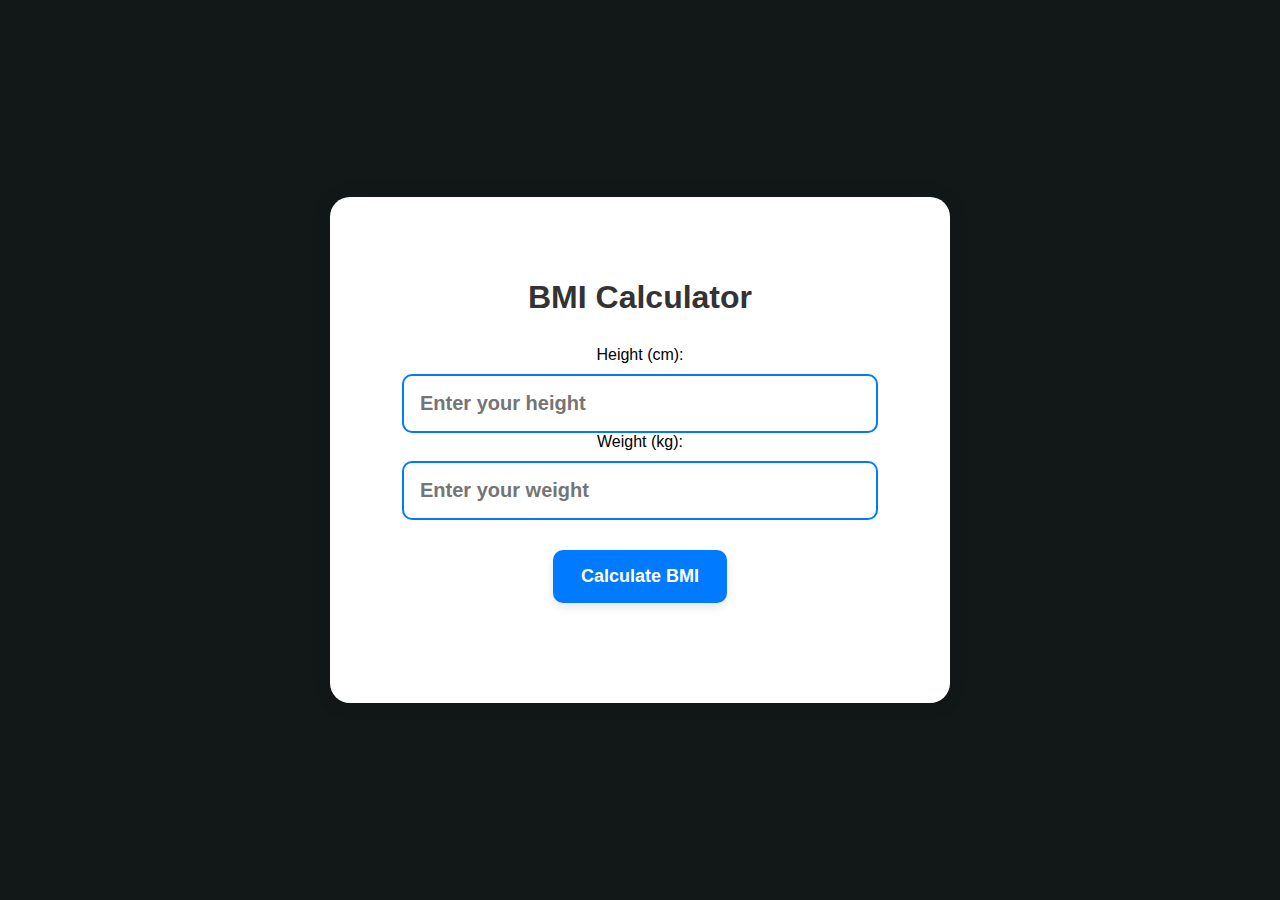
<file: bmi/bmi.html>
<!DOCTYPE html>
<html lang="en">
<head>
    <meta charset="UTF-8">
    <meta name="viewport" content="width=device-width, initial-scale=1.0">
    <title>BMI Calculator</title>
    <link rel="stylesheet" href="bmi.css">
</head>
<body>
    <div class="container">
        <h1>BMI Calculator</h1>
        <div>
            <label for="height">Height (cm):</label>
            <input type="number" id="height" placeholder="Enter your height">
        </div>
        <div>
            <label for="weight">Weight (kg):</label>
            <input type="number" id="weight" placeholder="Enter your weight">
        </div>
        <button id="calculate">Calculate BMI</button>
        <div id="result"></div>
    </div>

    <script src="bmi.js"></script>
</body>
</html>
</file>
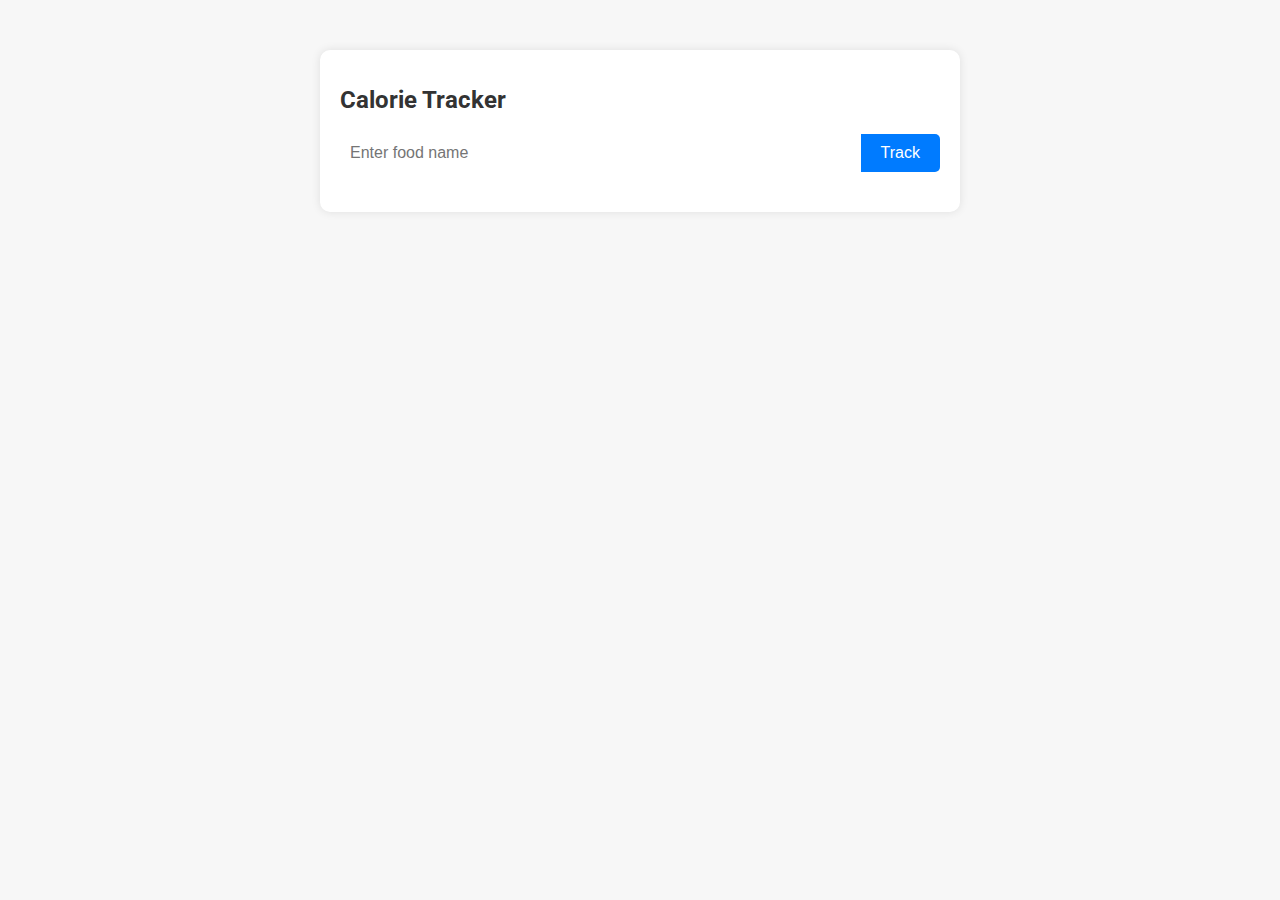
<file: Calorie Tracker/calorie.html>
<!DOCTYPE html>
<html lang="en">
<head>
    <meta charset="UTF-8">
    <meta name="viewport" content="width=device-width, initial-scale=1.0">
    <title>Calorie Tracker</title>
    <link href="https://fonts.googleapis.com/css2?family=Roboto:wght@400;700&display=swap" rel="stylesheet">
    <link rel="stylesheet" href="calorie.css">
</head>
<body>
    <div class="container">
        <h1 class="title">Calorie Tracker</h1>
        <div class="input-container">
            <input type="text" id="foodInput" class="food-input" placeholder="Enter food name">
            <button onclick="getCalories()" class="track-btn">Track</button>
        </div>
        <div id="trackedItems" class="tracked-items"></div>
        <div id="totalCaloriesDisplay" class="total-calories"></div>
    </div>

    <script src="calorie.js"></script>
</body>
</html>
</file>
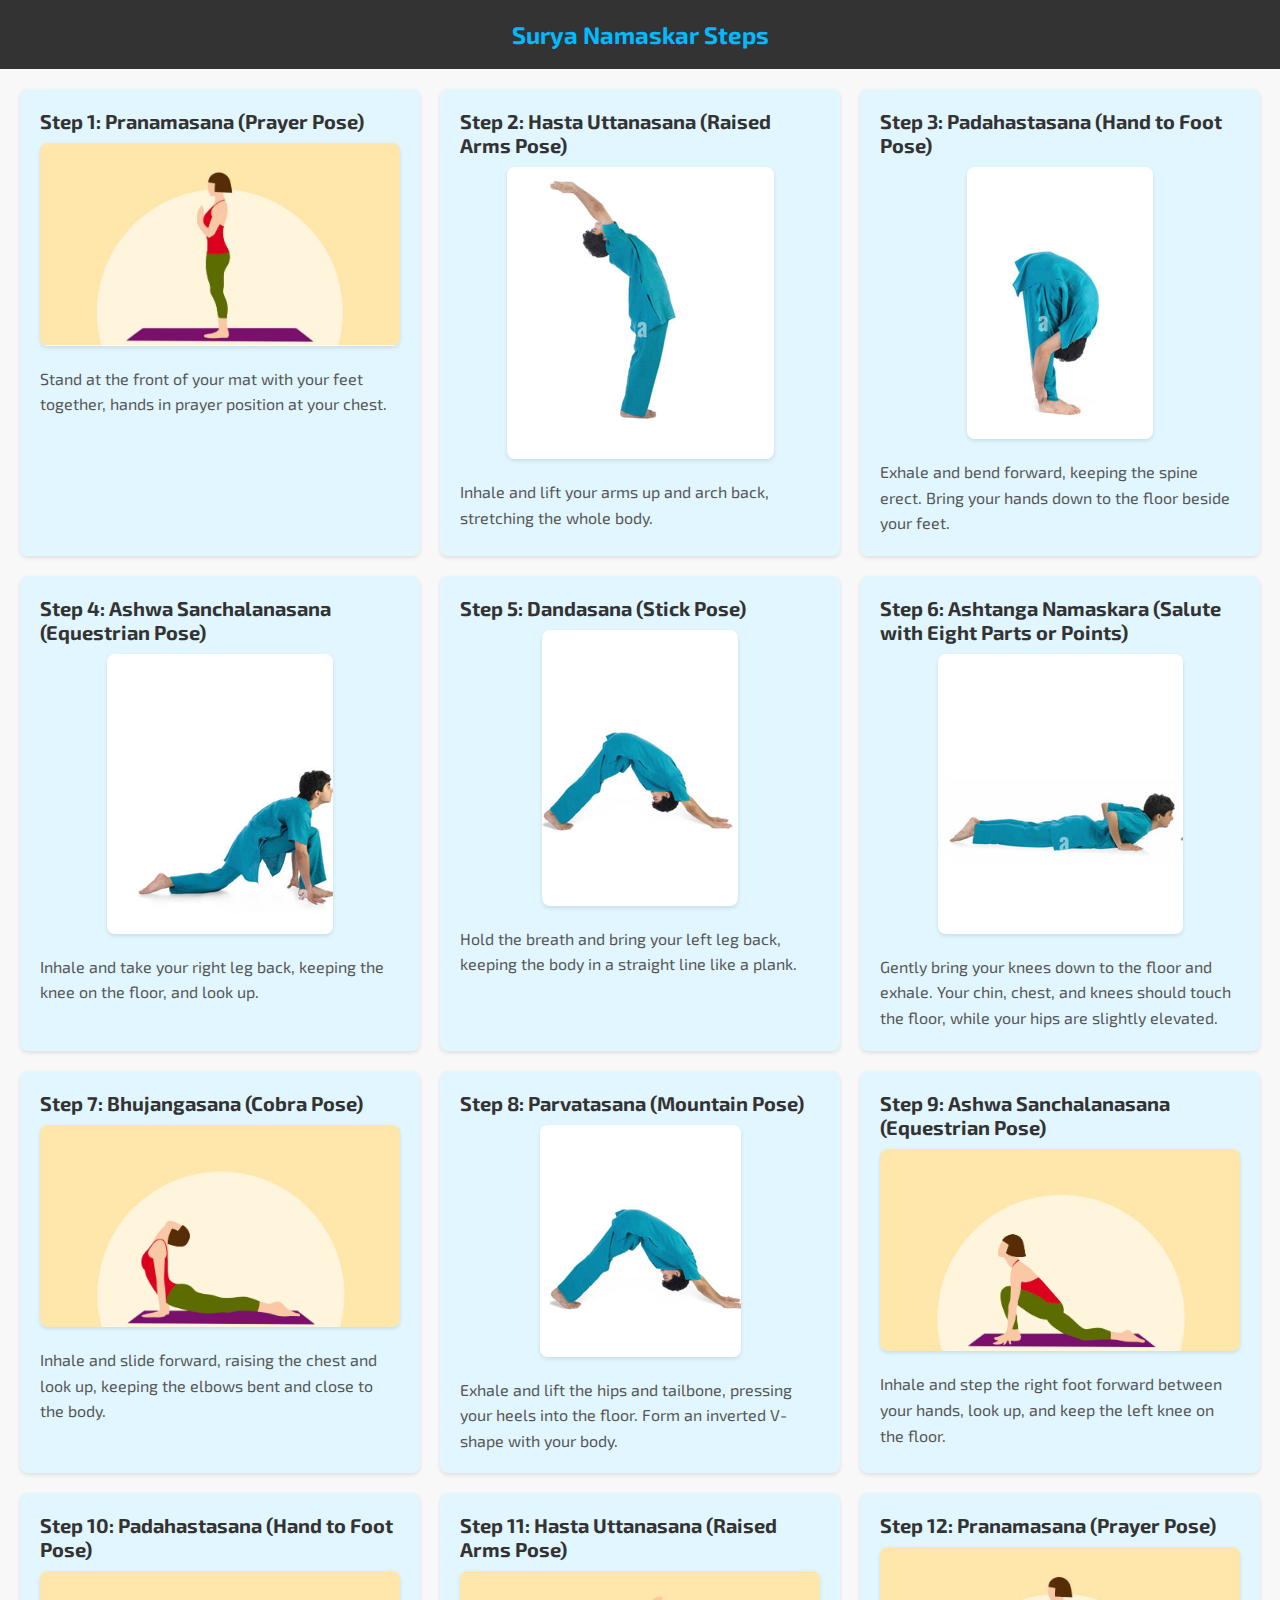
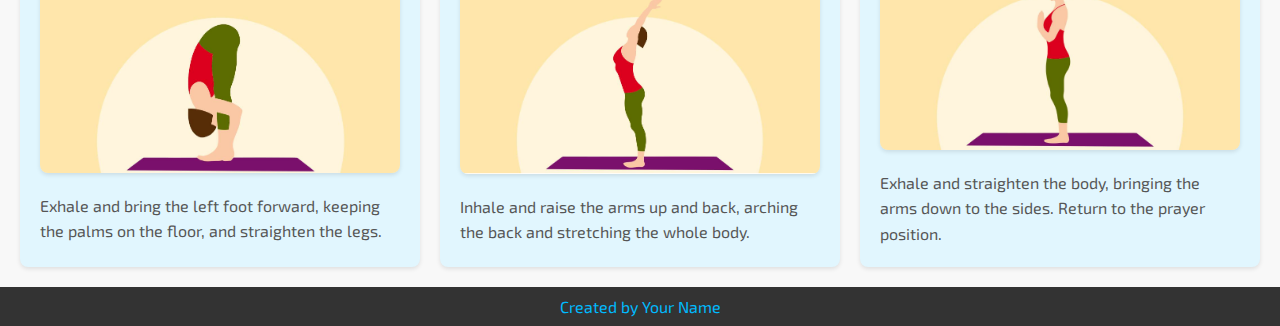
<file: yoga/suryanamaskar/main.html>
<!DOCTYPE html>
<html lang="en">
<head>
    <meta charset="UTF-8">
    <meta name="viewport" content="width=device-width, initial-scale=1.0">
    <title>Surya Namaskar Steps</title>
    <link rel="stylesheet" href="styles.css">
    <link href="https://fonts.googleapis.com/css2?family=Exo+2:wght@400;700&display=swap" rel="stylesheet">

</head>
<body>
    <header>
        <h1>Surya Namaskar Steps</h1>
    </header>
    <main>
        <!-- Step 1 -->
        <section class="step">
            <h2>Step 1: Pranamasana (Prayer Pose)</h2>
            <img src="step1.png" alt="Pranamasana">
            <p>Stand at the front of your mat with your feet together, hands in prayer position at your chest.</p>
        </section>
        
        <!-- Step 2 -->
        <section class="step">
            <h2>Step 2: Hasta Uttanasana (Raised Arms Pose)</h2>
            <img src="step2.png" alt="Hasta Uttanasana">
            <p>Inhale and lift your arms up and arch back, stretching the whole body.</p>
        </section>
        
        <!-- Step 3 -->
        <section class="step">
            <h2>Step 3: Padahastasana (Hand to Foot Pose)</h2>
            <img src="step3.png" alt="Padahastasana">
            <p>Exhale and bend forward, keeping the spine erect. Bring your hands down to the floor beside your feet.</p>
        </section>
        
        <!-- Step 4 -->
        <section class="step">
            <h2>Step 4: Ashwa Sanchalanasana (Equestrian Pose)</h2>
            <img src="step4.png" alt="Ashwa Sanchalanasana">
            <p>Inhale and take your right leg back, keeping the knee on the floor, and look up.</p>
        </section>
        
        <!-- Step 5 -->
        <section class="step">
            <h2>Step 5: Dandasana (Stick Pose)</h2>
            <img src="step5.png" alt="Dandasana">
            <p>Hold the breath and bring your left leg back, keeping the body in a straight line like a plank.</p>
        </section>
        
        <!-- Step 6 -->
        <section class="step">
            <h2>Step 6: Ashtanga Namaskara (Salute with Eight Parts or Points)</h2>
            <img src="step6.png" alt="Ashtanga Namaskara">
            <p>Gently bring your knees down to the floor and exhale. Your chin, chest, and knees should touch the floor, while your hips are slightly elevated.</p>
        </section>
        
        <!-- Step 7 -->
        <section class="step">
            <h2>Step 7: Bhujangasana (Cobra Pose)</h2>
            <img src="step7.png" alt="Bhujangasana">
            <p>Inhale and slide forward, raising the chest and look up, keeping the elbows bent and close to the body.</p>
        </section>
        
        <!-- Step 8 -->
        <section class="step">
            <h2>Step 8: Parvatasana (Mountain Pose)</h2>
            <img src="step8.png" alt="Parvatasana">
            <p>Exhale and lift the hips and tailbone, pressing your heels into the floor. Form an inverted V-shape with your body.</p>
        </section>
        
        <!-- Step 9 -->
        <section class="step">
            <h2>Step 9: Ashwa Sanchalanasana (Equestrian Pose)</h2>
            <img src="step9.png" alt="Ashwa Sanchalanasana">
            <p>Inhale and step the right foot forward between your hands, look up, and keep the left knee on the floor.</p>
        </section>
        
        <!-- Step 10 -->
        <section class="step">
            <h2>Step 10: Padahastasana (Hand to Foot Pose)</h2>
            <img src="step10.png" alt="Padahastasana">
            <p>Exhale and bring the left foot forward, keeping the palms on the floor, and straighten the legs.</p>
        </section>
        
        <!-- Step 11 -->
        <section class="step">
            <h2>Step 11: Hasta Uttanasana (Raised Arms Pose)</h2>
            <img src="step11.png" alt="Hasta Uttanasana">
            <p>Inhale and raise the arms up and back, arching the back and stretching the whole body.</p>
        </section>
        
        <!-- Step 12 -->
        <section class="step">
            <h2>Step 12: Pranamasana (Prayer Pose)</h2>
            <img src="step12.png" alt="Pranamasana">
            <p>Exhale and straighten the body, bringing the arms down to the sides. Return to the prayer position.</p>
        </section>
        
    </main>
    <footer>
        <p>Created by Your Name</p>
    </footer>
</body>
</html>
</file>
<file: bmi/bmi.css>
body {
  font-family: 'Segoe UI', Tahoma, Geneva, Verdana, sans-serif;
  margin: 0;
  padding: 0;
  display: flex;
  justify-content: center;
  align-items: center;
  height: 100vh;
  background-color: #121717;
}

.container {
  background-color: #fff;
  padding: 60px;
  border-radius: 20px;
  box-shadow: 0 0 20px rgba(0, 0, 0, 0.1);
  text-align: center;
  transition: transform 0.3s ease;
  position: relative;
  width: 500px;
}

.container:hover {
  transform: scale(1.02);
}

.logo {
  position: absolute;
  top: 10px;
  left: 10px;
  width: 50px;
  height: auto;
}

h1 {
  font-size: 32px;
  color: #333;
  margin-bottom: 30px;
  font-weight: bold;
}

.label {
  font-family: 'Segoe UI', Tahoma, Geneva, Verdana, sans-serif;
  font-weight: bold;
  font-size: 18px;
  color: #007bff; /* Blue color */
  margin-bottom: 10px; /* Increased margin */
}

input[type="number"] {
  width: calc(100% - 24px);
  padding: 16px;
  margin-top: 10px; /* Decreased margin */
  box-sizing: border-box;
  border: none;
  border-radius: 10px;
  border: 2px solid #007bff;
  transition: border-color 0.3s ease;
  font-size: 20px;
  font-weight: bold;
}

input[type="number"]:focus {
  border-color: #0056b3;
}

button {
  background-color: #007bff;
  color: #fff;
  border: none;
  padding: 16px 28px;
  cursor: pointer;
  border-radius: 10px;
  margin-top: 30px;
  font-size: 18px;
  font-weight: bold;
  box-shadow: 0 4px 8px rgba(0, 0, 0, 0.1);
  transition: background-color 0.3s ease;
}

button:hover {
  background-color: #0056b3;
}

#result {
  margin-top: 40px;
  font-weight: bold;
  font-size: 20px;
}
</file>
<file: Calorie Tracker/calorie.css>
body {
    font-family: 'Roboto', sans-serif;
    background-color: #f7f7f7;
    margin: 0;
    padding: 0;
}

.container {
    max-width: 600px;
    margin: 50px auto;
    background-color: #fff;
    border-radius: 10px;
    box-shadow: 0 0 10px rgba(0, 0, 0, 0.1);
    padding: 20px;
}

.title {
    color: #333;
    font-size: 24px;
    font-weight: bold;
    margin-bottom: 20px;
}

.input-container {
    display: flex;
    align-items: center;
    justify-content: center;
    margin-bottom: 20px;
}

.food-input {
    flex: 1;
    padding: 10px;
    border: none;
    border-top-left-radius: 5px;
    border-bottom-left-radius: 5px;
    font-size: 16px;
}

.track-btn {
    padding: 10px 20px;
    background-color: #007bff;
    color: #fff;
    border: none;
    border-top-right-radius: 5px;
    border-bottom-right-radius: 5px;
    cursor: pointer;
    transition: background-color 0.3s;
    font-size: 16px;
}

.track-btn:hover {
    background-color: #0056b3;
}

.tracked-items {
    text-align: left;
    margin-bottom: 20px;
}

.tracked-items div {
    background-color: #f0f0f0;
    padding: 10px;
    border-radius: 5px;
    margin-bottom: 5px;
    font-size: 16px;
}

.total-calories {
    font-weight: bold;
    font-size: 18px;
}
</file>
<file: yoga/suryanamaskar/styles.css>
/* Reset styles */
* {
    margin: 0;
    padding: 0;
    box-sizing: border-box;
}

/* Global styles */
body {
    font-family: 'Exo 2', sans-serif; /* Exo 2 font with fallback to sans-serif */
    background-color: #f8f8f8;
    color: #333; /* Dark grey color */
}

header {
    background-color: #333;
    color: #00bbff; /* Light blue color */
    padding: 20px 0;
    text-align: center;
    font-family: 'Exo 2', sans-serif; /* Header font */
}

h1 {
    margin: 0;
    font-size: 24px;
}

main {
    padding: 20px;
    display: grid;
    grid-template-columns: repeat(auto-fit, minmax(300px, 1fr)); /* Responsive grid */
    grid-gap: 20px;
}

/* Step section styles */
.step {
    background-color: #e1f6fe;
    border-radius: 8px;
    box-shadow: 0 2px 4px rgba(0, 0, 0, 0.1);
    padding: 20px;
}

.step h2 {
    color: #333;
    font-size: 20px;
    margin-bottom: 10px;
}

.step img {
    display: block;
    margin: 0 auto 20px;
    max-width: 100%;
    border-radius: 8px;
    box-shadow: 0 2px 4px rgba(0, 0, 0, 0.1);
}

.step p {
    font-size: 16px;
    line-height: 1.6;
    color: #555;
}

footer {
    background-color: #333;
    color: #00bbff; /* Light blue color */
    text-align: center;
    padding: 10px;
    font-family: 'Exo 2', sans-serif; /* Footer font */
}
</file>
